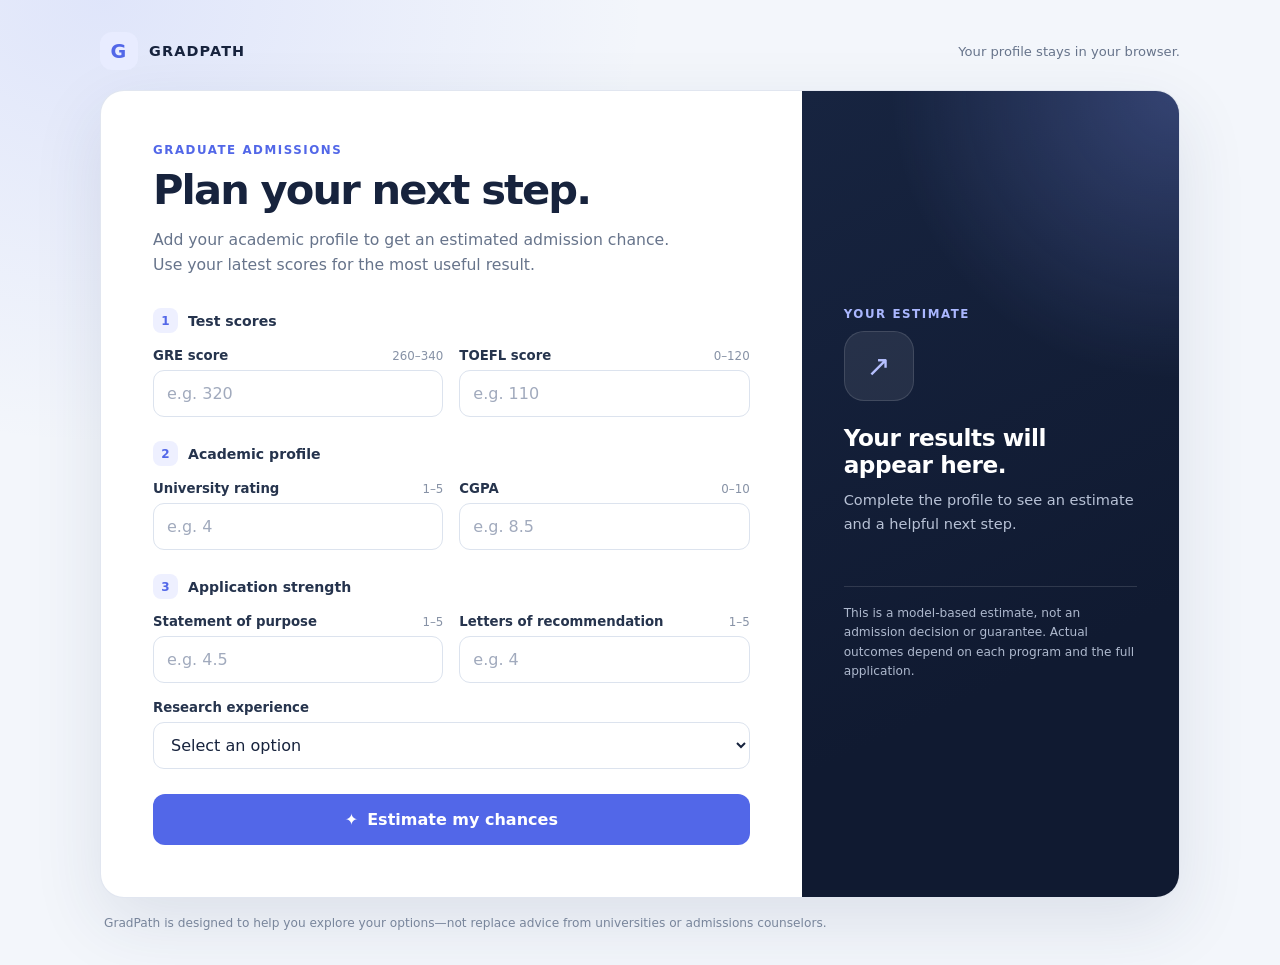
<file: docs/index.html>
<!doctype html>
<html lang="en">
<head>
    <meta charset="utf-8">
    <meta name="viewport" content="width=device-width, initial-scale=1">
    <meta name="theme-color" content="#101a31">
    <meta name="description" content="Estimate your graduate admission chances from your academic profile.">
    <title>GradPath | Admission chance estimator</title>
    <link rel="stylesheet" href="styles.css">
    <script src="app.js" defer></script>
</head>
<body>
    <main class="page">
        <header class="topbar">
            <a class="brand" href="./" aria-label="GradPath home">
                <span class="brand-mark" aria-hidden="true">G</span>
                <span>GRADPATH</span>
            </a>
            <span class="privacy-note">Your profile stays in your browser.</span>
        </header>

        <div class="workspace">
            <section class="form-panel" aria-labelledby="page-title">
                <p class="eyebrow">Graduate admissions</p>
                <h1 id="page-title">Plan your next step.</h1>
                <p class="intro">Add your academic profile to get an estimated admission chance. Use your latest scores for the most useful result.</p>

                <form id="prediction-form">
                    <h2 class="section-heading"><span class="section-number">1</span> Test scores</h2>
                    <div class="field-grid">
                        <div class="field">
                            <label for="gre">GRE score <span class="range">260–340</span></label>
                            <input id="gre" name="gre" type="number" min="260" max="340" step="1" placeholder="e.g. 320" required>
                        </div>
                        <div class="field">
                            <label for="toefl">TOEFL score <span class="range">0–120</span></label>
                            <input id="toefl" name="toefl" type="number" min="0" max="120" step="1" placeholder="e.g. 110" required>
                        </div>
                    </div>

                    <h2 class="section-heading"><span class="section-number">2</span> Academic profile</h2>
                    <div class="field-grid">
                        <div class="field">
                            <label for="rating">University rating <span class="range">1–5</span></label>
                            <input id="rating" name="rating" type="number" min="1" max="5" step="1" placeholder="e.g. 4" required>
                        </div>
                        <div class="field">
                            <label for="cgpa">CGPA <span class="range">0–10</span></label>
                            <input id="cgpa" name="cgpa" type="number" min="0" max="10" step="0.01" placeholder="e.g. 8.5" required>
                        </div>
                    </div>

                    <h2 class="section-heading"><span class="section-number">3</span> Application strength</h2>
                    <div class="field-grid">
                        <div class="field">
                            <label for="sop">Statement of purpose <span class="range">1–5</span></label>
                            <input id="sop" name="sop" type="number" min="1" max="5" step="0.5" placeholder="e.g. 4.5" required>
                        </div>
                        <div class="field">
                            <label for="lor">Letters of recommendation <span class="range">1–5</span></label>
                            <input id="lor" name="lor" type="number" min="1" max="5" step="0.5" placeholder="e.g. 4" required>
                        </div>
                        <div class="field wide">
                            <label for="research">Research experience</label>
                            <select id="research" name="research" required>
                                <option value="" selected disabled>Select an option</option>
                                <option value="1">Yes, I have research experience</option>
                                <option value="0">No research experience</option>
                            </select>
                        </div>
                    </div>

                    <p id="form-error" class="error" role="alert" hidden></p>
                    <button class="submit" id="submit-button" type="submit">
                        <span aria-hidden="true">✦</span> Estimate my chances
                    </button>
                </form>
            </section>

            <aside class="result-panel" aria-label="Admission estimate" aria-live="polite">
                <p class="result-kicker">Your estimate</p>
                <div id="empty-result">
                    <div class="empty-state" aria-hidden="true">↗</div>
                    <h2 id="result-title">Your results will appear here.</h2>
                    <p class="result-copy">Complete the profile to see an estimate and a helpful next step.</p>
                </div>
                <div id="prediction-result" hidden>
                    <h2 id="result-title-ready">A clearer view of your profile.</h2>
                    <p class="result-copy">Based on the information you provided and the model's training data.</p>
                    <div class="score-card">
                        <p class="score-label">Estimated admission chance</p>
                        <p class="score"><span id="score-value">0.0</span><span>%</span></p>
                        <div class="meter" id="meter" role="meter" aria-label="Estimated admission chance" aria-valuemin="0" aria-valuemax="100" aria-valuenow="0">
                            <div class="meter-fill" id="meter-fill"></div>
                        </div>
                        <div class="meter-labels"><span>0%</span><span>100%</span></div>
                    </div>
                    <p class="result-status" id="result-status"></p>
                </div>
                <p class="result-disclaimer">This is a model-based estimate, not an admission decision or guarantee. Actual outcomes depend on each program and the full application.</p>
            </aside>
        </div>

        <p class="footer">GradPath is designed to help you explore your options—not replace advice from universities or admissions counselors.</p>
    </main>
</body>
</html>
</file>
<file: docs/styles.css>
:root {
    color-scheme: light;
    font-family: Inter, ui-sans-serif, system-ui, -apple-system, BlinkMacSystemFont, "Segoe UI", sans-serif;
    color: #18243c;
    background: #f3f6fb;
    font-synthesis: none;
    text-rendering: optimizeLegibility;
    --muted: #67748b;
    --accent: #5267e8;
    --accent-dark: #3d50cc;
}

* { box-sizing: border-box; }

body {
    min-width: 320px;
    min-height: 100vh;
    margin: 0;
    padding: 32px 20px;
    background:
        radial-gradient(ellipse at 8% 0%, rgba(104, 127, 246, .14), transparent 34rem),
        #f3f6fb;
}

button, input, select { font: inherit; }
[hidden] { display: none !important; }
.page { width: min(1080px, 100%); margin: 0 auto; }

.topbar {
    display: flex;
    align-items: center;
    justify-content: space-between;
    gap: 16px;
    margin: 0 0 20px;
}

.brand {
    display: inline-flex;
    align-items: center;
    gap: 11px;
    color: #17233d;
    font-size: .9rem;
    font-weight: 800;
    letter-spacing: .08em;
    text-decoration: none;
}

.brand-mark {
    display: grid;
    width: 38px;
    height: 38px;
    place-items: center;
    border-radius: 12px;
    background: #e8ecff;
    color: var(--accent);
    font-size: 1.2rem;
}

.privacy-note { color: var(--muted); font-size: .82rem; }

.workspace {
    display: grid;
    grid-template-columns: minmax(0, 1.3fr) minmax(300px, .7fr);
    min-height: 620px;
    overflow: hidden;
    border: 1px solid rgba(222, 228, 239, .9);
    border-radius: 24px;
    background: #fff;
    box-shadow: 0 24px 70px rgba(35, 51, 91, .11);
}

.form-panel { padding: clamp(24px, 5vw, 52px); }
.eyebrow, .result-kicker {
    margin: 0 0 10px;
    color: var(--accent);
    font-size: .74rem;
    font-weight: 800;
    letter-spacing: .13em;
    text-transform: uppercase;
}

h1 {
    margin: 0;
    color: #17233d;
    font-size: clamp(1.8rem, 4vw, 2.6rem);
    letter-spacing: -.045em;
    line-height: 1.12;
}

.intro {
    max-width: 520px;
    margin: 13px 0 30px;
    color: var(--muted);
    font-size: .98rem;
    line-height: 1.65;
}

.section-heading {
    display: flex;
    align-items: center;
    gap: 10px;
    margin: 24px 0 15px;
    color: #25334d;
    font-size: .88rem;
    font-weight: 750;
}

.section-number {
    display: grid;
    width: 25px;
    height: 25px;
    place-items: center;
    border-radius: 8px;
    background: #eef0ff;
    color: var(--accent);
    font-size: .75rem;
}

.field-grid { display: grid; grid-template-columns: repeat(2, minmax(0, 1fr)); gap: 17px 16px; }
.field { min-width: 0; }
.field.wide { grid-column: 1 / -1; }

label {
    display: flex;
    align-items: baseline;
    justify-content: space-between;
    gap: 10px;
    margin: 0 0 7px;
    color: #26344d;
    font-size: .83rem;
    font-weight: 700;
}

.range { color: #8792a6; font-size: .74rem; font-weight: 500; }

input, select {
    width: 100%;
    min-height: 47px;
    padding: 11px 13px;
    border: 1px solid #dce3ee;
    border-radius: 11px;
    outline: none;
    background: #fff;
    color: #17233d;
    transition: border-color .18s ease, box-shadow .18s ease;
}

input::placeholder { color: #a1aabd; }
input:focus, select:focus { border-color: var(--accent); box-shadow: 0 0 0 3px rgba(82, 103, 232, .15); }

.error {
    margin: 20px 0 0;
    padding: 12px 14px;
    border: 1px solid #f2caca;
    border-radius: 10px;
    background: #fff5f5;
    color: #a42f36;
    font-size: .88rem;
    line-height: 1.5;
}

.submit {
    display: flex;
    width: 100%;
    min-height: 51px;
    align-items: center;
    justify-content: center;
    gap: 9px;
    margin-top: 25px;
    border: 0;
    border-radius: 12px;
    background: var(--accent);
    color: #fff;
    cursor: pointer;
    font-weight: 750;
    transition: background .18s ease, transform .18s ease, box-shadow .18s ease;
}

.submit:hover { transform: translateY(-1px); background: var(--accent-dark); box-shadow: 0 8px 18px rgba(82, 103, 232, .22); }
.submit:focus-visible { outline: 3px solid rgba(82, 103, 232, .35); outline-offset: 3px; }

.result-panel {
    display: flex;
    min-width: 0;
    flex-direction: column;
    justify-content: center;
    padding: clamp(25px, 4vw, 42px);
    background:
        radial-gradient(circle at 100% 0%, rgba(133, 155, 255, .28), transparent 18rem),
        linear-gradient(155deg, #172440, #101a31 70%);
    color: #fff;
}

.result-kicker { color: #aab7ff; }
.result-panel h2 { margin: 0; font-size: 1.45rem; letter-spacing: -.02em; }
.result-copy { margin: 10px 0 25px; color: #b8c2d6; font-size: .91rem; line-height: 1.65; }

.score-card {
    padding: 25px 21px 21px;
    border: 1px solid rgba(255, 255, 255, .12);
    border-radius: 18px;
    background: rgba(255, 255, 255, .07);
}

.score-label { margin: 0 0 5px; color: #c0c9dc; font-size: .82rem; font-weight: 650; }
.score { margin: 0; color: #fff; font-size: clamp(3.1rem, 7vw, 4.3rem); font-weight: 800; letter-spacing: -.06em; line-height: 1.15; }
.score span { color: #aab7ff; font-size: .48em; letter-spacing: 0; }
.meter { height: 8px; overflow: hidden; margin: 17px 0 9px; border-radius: 20px; background: rgba(255, 255, 255, .15); }
.meter-fill { width: 0; height: 100%; border-radius: inherit; background: linear-gradient(90deg, #92a0ff, #8ce0bc); transition: width .35s ease; }
.meter-labels { display: flex; justify-content: space-between; color: #b8c2d6; font-size: .71rem; }
.result-status { margin: 18px 0 0; color: #dbe3f2; font-size: .9rem; line-height: 1.55; }

.empty-state {
    display: grid;
    width: 70px;
    height: 70px;
    place-items: center;
    margin: 0 0 23px;
    border: 1px solid rgba(255, 255, 255, .12);
    border-radius: 20px;
    background: rgba(255, 255, 255, .08);
    color: #b6c0ff;
    font-size: 1.8rem;
}

.result-disclaimer {
    margin: 25px 0 0;
    padding-top: 17px;
    border-top: 1px solid rgba(255, 255, 255, .13);
    color: #aeb9ce;
    font-size: .76rem;
    line-height: 1.6;
}

.footer { margin: 16px 4px 0; color: #78859b; font-size: .76rem; line-height: 1.5; }

@media (max-width: 760px) {
    body { padding: 18px 12px; }
    .workspace { grid-template-columns: 1fr; border-radius: 19px; }
    .result-panel { min-height: 380px; }
    .topbar { margin-bottom: 14px; }
    .privacy-note { max-width: 145px; text-align: right; }
}

@media (max-width: 460px) {
    .field-grid { grid-template-columns: 1fr; }
    .field.wide { grid-column: auto; }
    .form-panel { padding: 25px 20px 28px; }
    .result-panel { min-height: 350px; padding: 27px 21px; }
    .intro { margin-bottom: 23px; }
    .brand { font-size: .78rem; }
    .brand-mark { width: 34px; height: 34px; }
}

@media (prefers-reduced-motion: reduce) {
    *, *::before, *::after { scroll-behavior: auto !important; transition-duration: .01ms !important; }
}
</file>
